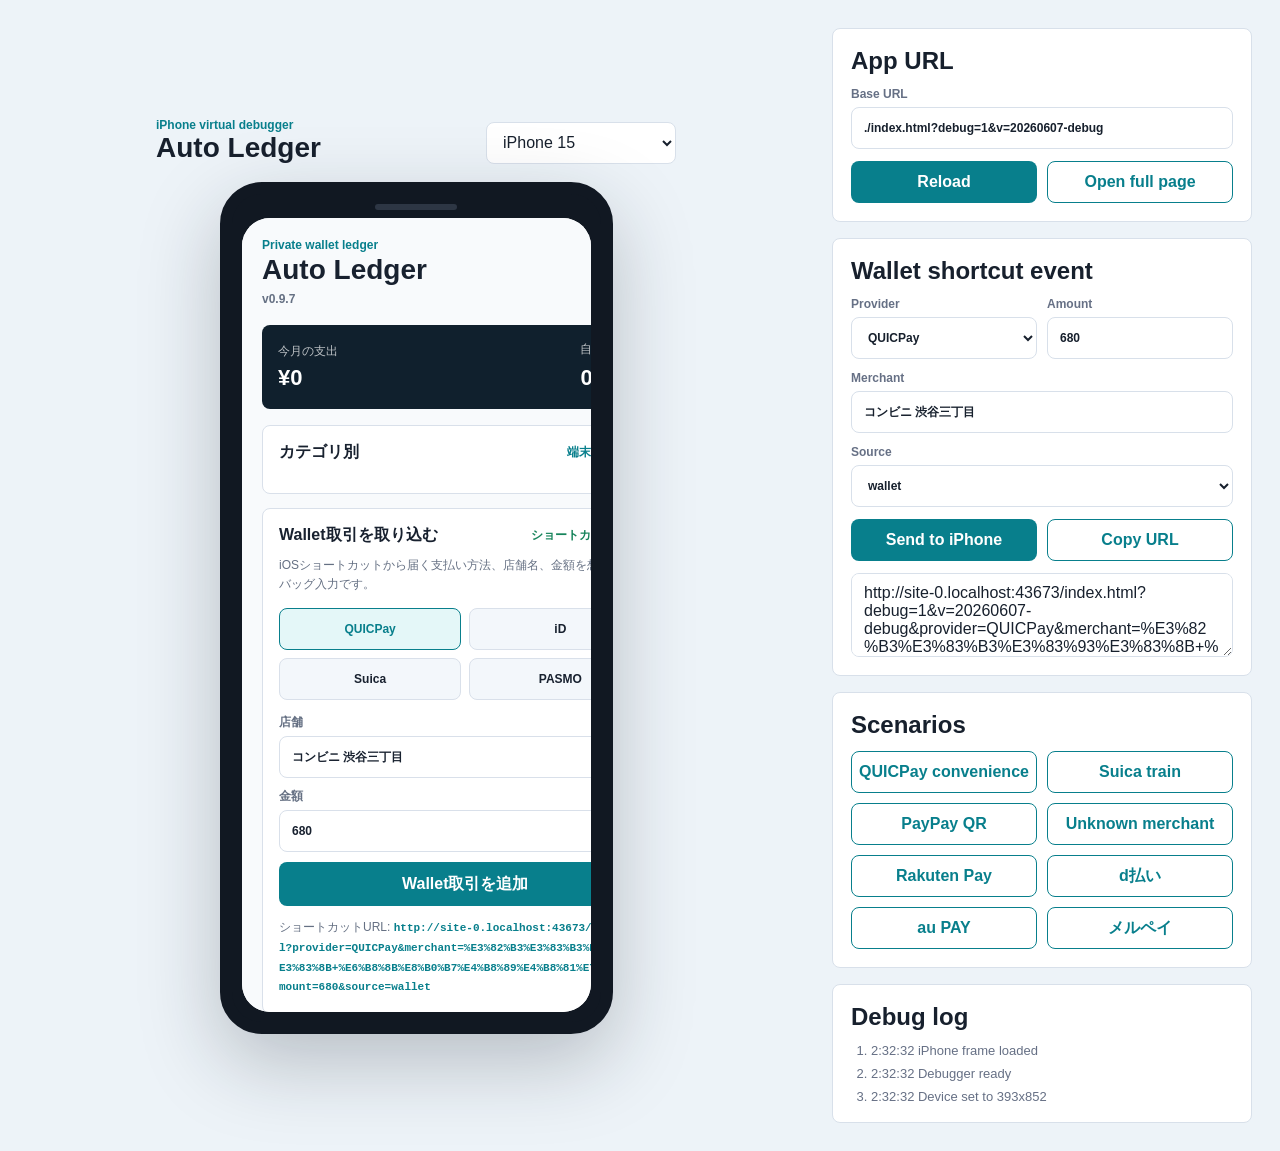
<file: debug-iphone.html>
<!doctype html>
<html lang="ja">
  <head>
    <meta charset="utf-8" />
    <meta name="viewport" content="width=device-width, initial-scale=1" />
    <title>Auto Ledger iPhone Debugger</title>
    <link rel="stylesheet" href="./debug-iphone.css" />
  </head>
  <body>
    <main class="debug-shell">
      <section class="simulator">
        <div class="device-toolbar">
          <div>
            <p>iPhone virtual debugger</p>
            <h1>Auto Ledger</h1>
          </div>
          <select id="devicePreset">
            <option value="393x852">iPhone 15</option>
            <option value="390x844">iPhone 14</option>
            <option value="375x812">iPhone 13 mini</option>
            <option value="430x932">iPhone 15 Pro Max</option>
          </select>
        </div>

        <div class="iphone-frame" id="iphoneFrame">
          <div class="speaker"></div>
          <iframe id="appFrame" title="Auto Ledger app preview" src="./index.html?debug=1&v=20260607-debug"></iframe>
        </div>
      </section>

      <aside class="debug-panel">
        <section class="panel">
          <h2>App URL</h2>
          <label>
            Base URL
          <input id="baseUrl" value="./index.html?debug=1&v=20260607-debug" />
          </label>
          <div class="actions">
            <button id="reloadButton">Reload</button>
            <button id="openFullButton">Open full page</button>
          </div>
        </section>

        <section class="panel">
          <h2>Wallet shortcut event</h2>
          <div class="grid">
            <label>
              Provider
              <select id="provider">
                <option>QUICPay</option>
                <option>iD</option>
                <option>Suica</option>
                <option>PASMO</option>
                <option>PayPay</option>
              </select>
            </label>
            <label>
              Amount
              <input id="amount" type="number" value="680" min="1" />
            </label>
          </div>
          <label>
            Merchant
            <input id="merchant" value="コンビニ 渋谷三丁目" />
          </label>
          <label>
            Source
            <select id="source">
              <option value="wallet">wallet</option>
              <option value="qr">qr</option>
            </select>
          </label>
          <div class="actions">
            <button id="sendEventButton">Send to iPhone</button>
            <button id="copyUrlButton">Copy URL</button>
          </div>
          <textarea id="eventUrl" readonly></textarea>
        </section>

        <section class="panel">
          <h2>Scenarios</h2>
          <div class="scenario-list">
            <button data-scenario="convenience">QUICPay convenience</button>
            <button data-scenario="train">Suica train</button>
            <button data-scenario="qr">PayPay QR</button>
            <button data-scenario="unknown">Unknown merchant</button>
            <button data-scenario="rakutenpay">Rakuten Pay</button>
            <button data-scenario="dbarai">d払い</button>
            <button data-scenario="aupay">au PAY</button>
            <button data-scenario="merpay">メルペイ</button>
          </div>
        </section>

        <section class="panel">
          <h2>Debug log</h2>
          <ol id="debugLog"></ol>
        </section>
      </aside>
    </main>

    <script src="./debug-iphone.js?v=20260607-debug"></script>
  </body>
</html>
</file>
<file: debug-iphone.css>
:root {
  --ink: #17202d;
  --muted: #667085;
  --line: #d8e0ea;
  --panel: #ffffff;
  --soft: #f3f7fb;
  --accent: #087f8c;
  --danger: #db3a34;
  font-family: Inter, "Hiragino Kaku Gothic ProN", "Yu Gothic", Meiryo, sans-serif;
}

* {
  box-sizing: border-box;
}

body {
  margin: 0;
  min-height: 100vh;
  background: #edf3f8;
  color: var(--ink);
}

button,
input,
select,
textarea {
  font: inherit;
}

button {
  min-height: 42px;
  border: 0;
  border-radius: 8px;
  background: var(--accent);
  color: #fff;
  font-weight: 800;
  cursor: pointer;
}

input,
select,
textarea {
  width: 100%;
  border: 1px solid var(--line);
  border-radius: 8px;
  background: #fff;
  color: var(--ink);
}

input,
select {
  height: 42px;
  padding: 0 12px;
}

textarea {
  min-height: 84px;
  padding: 10px 12px;
  resize: vertical;
}

label {
  display: grid;
  gap: 6px;
  color: var(--muted);
  font-size: 12px;
  font-weight: 800;
}

.debug-shell {
  min-height: 100vh;
  display: grid;
  grid-template-columns: minmax(430px, 1fr) 420px;
  gap: 28px;
  padding: 28px;
}

.simulator {
  display: grid;
  align-content: center;
  justify-items: center;
  gap: 18px;
}

.device-toolbar {
  width: min(100%, 520px);
  display: flex;
  justify-content: space-between;
  gap: 16px;
  align-items: end;
}

.device-toolbar p,
.device-toolbar h1,
.panel h2 {
  margin: 0;
}

.device-toolbar p {
  color: var(--accent);
  font-size: 12px;
  font-weight: 900;
}

.device-toolbar h1 {
  font-size: 28px;
}

.device-toolbar select {
  width: 190px;
}

.iphone-frame {
  width: 393px;
  height: 852px;
  position: relative;
  padding: 24px 10px 10px;
  border: 12px solid #111822;
  border-radius: 42px;
  background: #111822;
  box-shadow: 0 28px 80px rgba(23, 32, 45, 0.25);
}

.speaker {
  position: absolute;
  top: 10px;
  left: 50%;
  width: 82px;
  height: 6px;
  transform: translateX(-50%);
  border-radius: 999px;
  background: #2d3644;
  z-index: 2;
}

iframe {
  width: 100%;
  height: 100%;
  border: 0;
  border-radius: 28px;
  background: #fff;
}

.debug-panel {
  display: grid;
  align-content: start;
  gap: 16px;
}

.panel {
  display: grid;
  gap: 12px;
  padding: 18px;
  border: 1px solid var(--line);
  border-radius: 8px;
  background: var(--panel);
}

.grid,
.actions {
  display: grid;
  grid-template-columns: 1fr 1fr;
  gap: 10px;
}

.actions button:last-child,
.scenario-list button {
  border: 1px solid var(--accent);
  background: #fff;
  color: var(--accent);
}

.scenario-list {
  display: grid;
  grid-template-columns: 1fr 1fr;
  gap: 10px;
}

#debugLog {
  display: grid;
  gap: 8px;
  max-height: 230px;
  margin: 0;
  padding-left: 20px;
  overflow: auto;
  color: var(--muted);
  font-size: 13px;
}

@media (max-width: 960px) {
  .debug-shell {
    grid-template-columns: 1fr;
  }

  .debug-panel {
    order: -1;
  }
}
</file>
